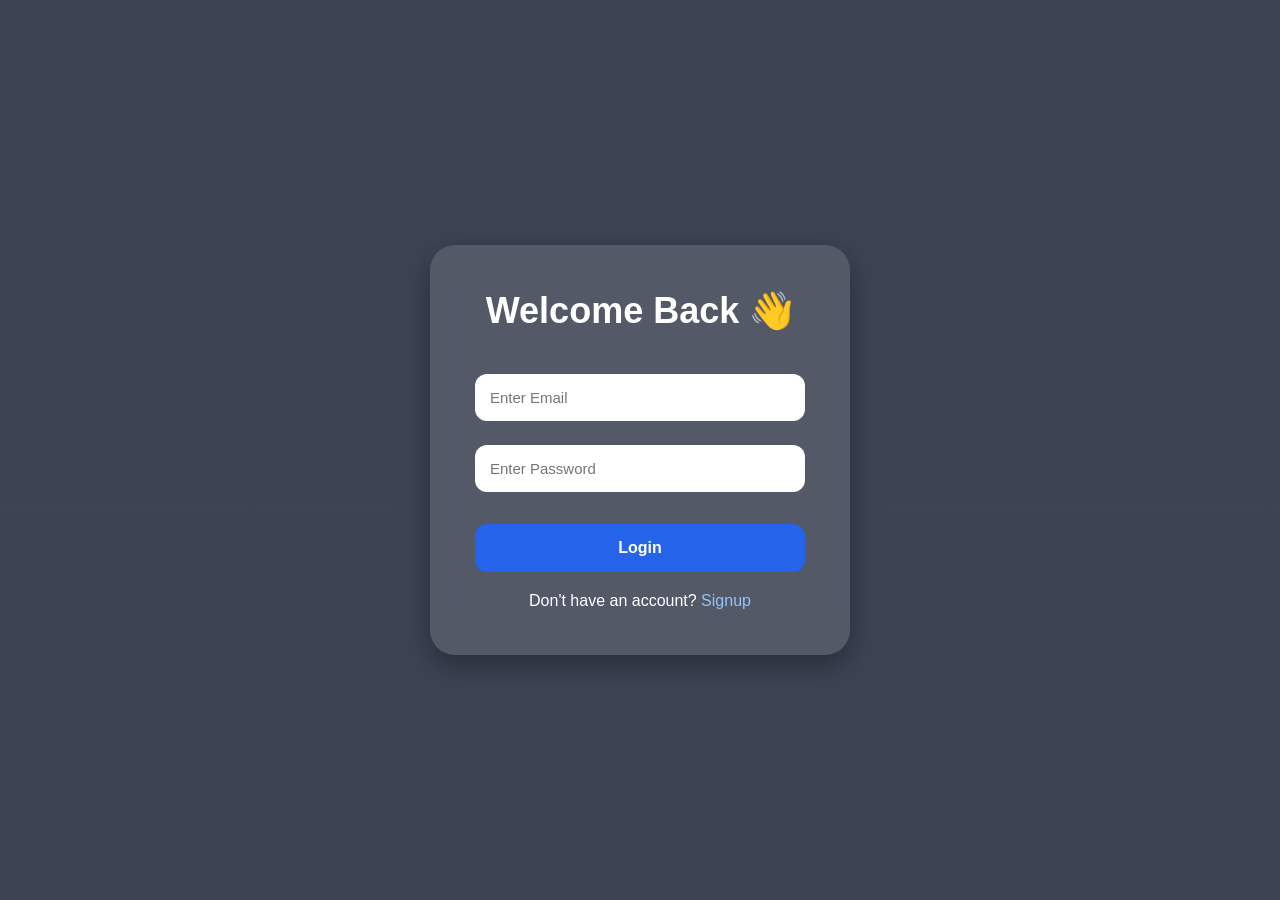
<file: src/main/resources/static/index.html>
<!DOCTYPE html>
<html lang="en">

<head>
    <meta charset="UTF-8">
    <meta name="viewport" content="width=device-width, initial-scale=1.0">
    <title>BookNest</title>
    <link rel="stylesheet" href="style.css">
    <link href="https://fonts.googleapis.com/css2?family=Poppins:wght@300;400;500;600;700&display=swap"
        rel="stylesheet">
</head>

<body>
    <nav class="navbar">
        <h1 class="logo">
            BookNest 📚
        </h1>
        <ul>
            <li>
                <a href="#home">Home</a>
            </li>
            <li>
                <a href="#books">Books</a>
            </li>
            <li>
                <a href="#cart">Cart</a>
            </li>
            <li>
                <button class="logout-btn" onclick="logout()">
                    Logout
                </button>
            </li>
        </ul>
    </nav>
    <section class="hero" id="home">
        <div class="hero-text">
            <h1>
                Discover Your Next Favorite Book
            </h1>

            <p>
                Explore programming, development and technology books.
            </p>

            <input type="text" id="searchInput" placeholder="Search books...">

        </div>

    </section>

    <section class="books-section" id="books">

        <h2 class="section-title">

            Popular Books

        </h2>

        <div class="books-container" id="booksContainer">

        </div>

    </section>

    <section class="cart-section" id="cart">

        <h2>
            Your Cart 🛒
        </h2>

        <div id="cartItems">

        </div>

        <h3 class="cart-total">

            Total:
            ₹<span id="totalPrice">0</span>

        </h3>

        <button class="checkout-btn" onclick="goToCheckout()">

            Checkout

        </button>

    </section>

    <script src="script.js"></script>

</body>

</html>
</file>
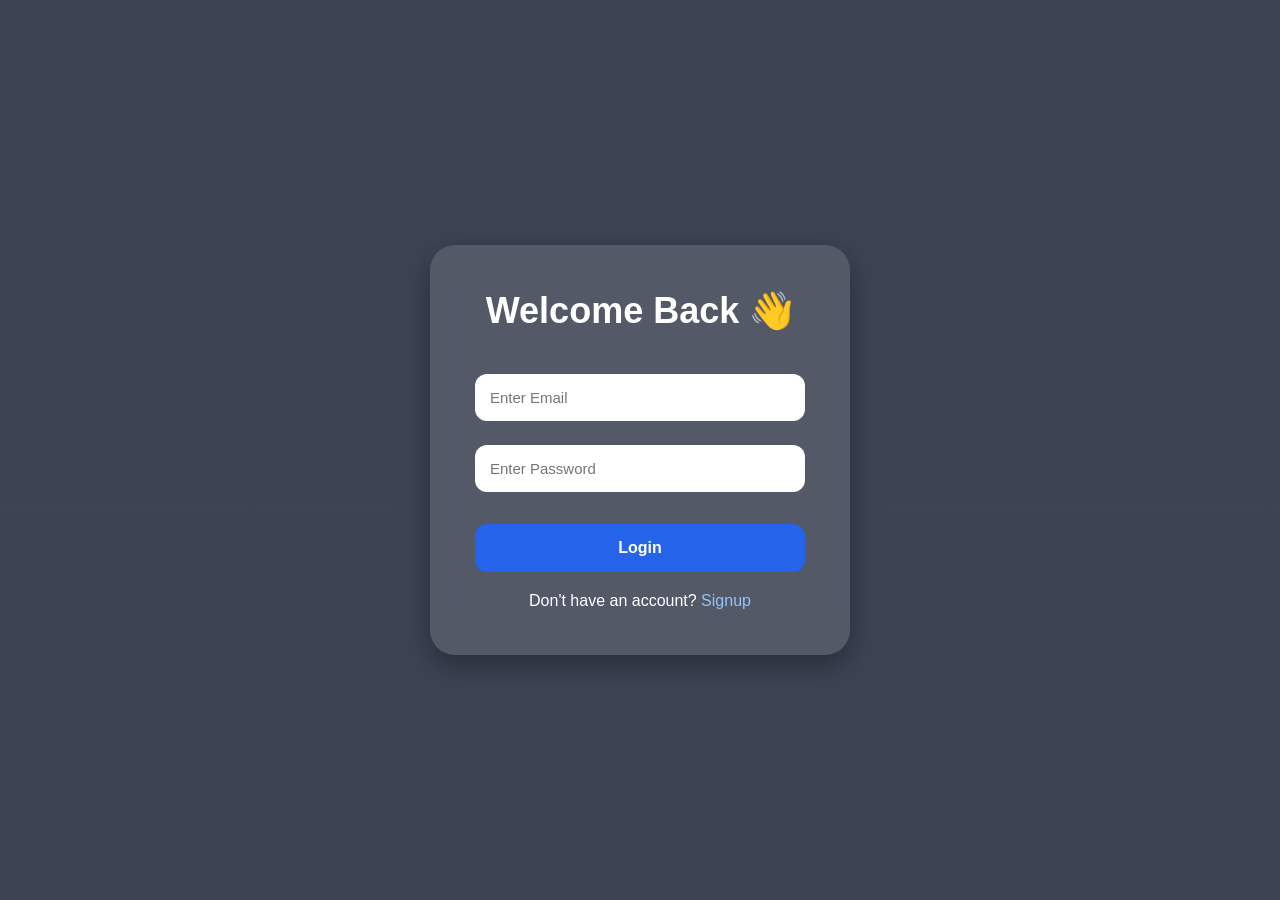
<file: src/main/resources/static/checkout.html>
<!DOCTYPE html>
<html lang="en">

<head>

    <meta charset="UTF-8">

    <meta name="viewport" content="width=device-width, initial-scale=1.0">

    <title>Checkout</title>

    <link rel="stylesheet" href="style.css">

</head>

<body>

    <div class="checkout-container">

        <div class="checkout-card">

            <h1 class="checkout-title">
                Checkout 🛒
            </h1>

            <p class="checkout-subtitle">
                Review your order before placing it
            </p>

            <div id="checkoutItems">

            </div>

            <div class="checkout-total-box">

                <h2>

                    Total:
                    ₹<span id="checkoutTotal">0</span>

                </h2>

            </div>

            <div class="checkout-buttons">

                <button class="place-order-btn" onclick="placeOrder()">

                    Place Order

                </button>

                <button class="back-btn" onclick="goBack()">

                    Continue Shopping

                </button>

            </div>

        </div>

    </div>

    <script>

        const cart =
            JSON.parse(localStorage.getItem("cart")) || [];

        const checkoutItems =
            document.getElementById("checkoutItems");

        const checkoutTotal =
            document.getElementById("checkoutTotal");

        if (cart.length === 0) {

            alert("Your cart is empty 🛒");

            window.location.href = "index.html";
        }

        function loadCheckoutItems() {

            let total = 0;

            checkoutItems.innerHTML = "";

            cart.forEach(item => {

                total += item.price;

                checkoutItems.innerHTML += `

        <div class="checkout-item">

            <img src="${item.image}"
            alt="Book">

            <div class="checkout-book-info">

                <h3>${item.title}</h3>

                <p>
                    Premium Programming &
                    Development Book
                </p>

                <span>
                    ₹${item.price}
                </span>

            </div>

        </div>
        `;
            });

            checkoutTotal.innerText = total;
        }

        function placeOrder() {

            alert("🎉 Order Placed Successfully!");

            localStorage.removeItem("cart");

            setTimeout(() => {

                window.location.href = "index.html";

            }, 1000);
        }

        function goBack() {

            window.location.href = "index.html";
        }

        loadCheckoutItems();

    </script>

</body>

</html>
</file>
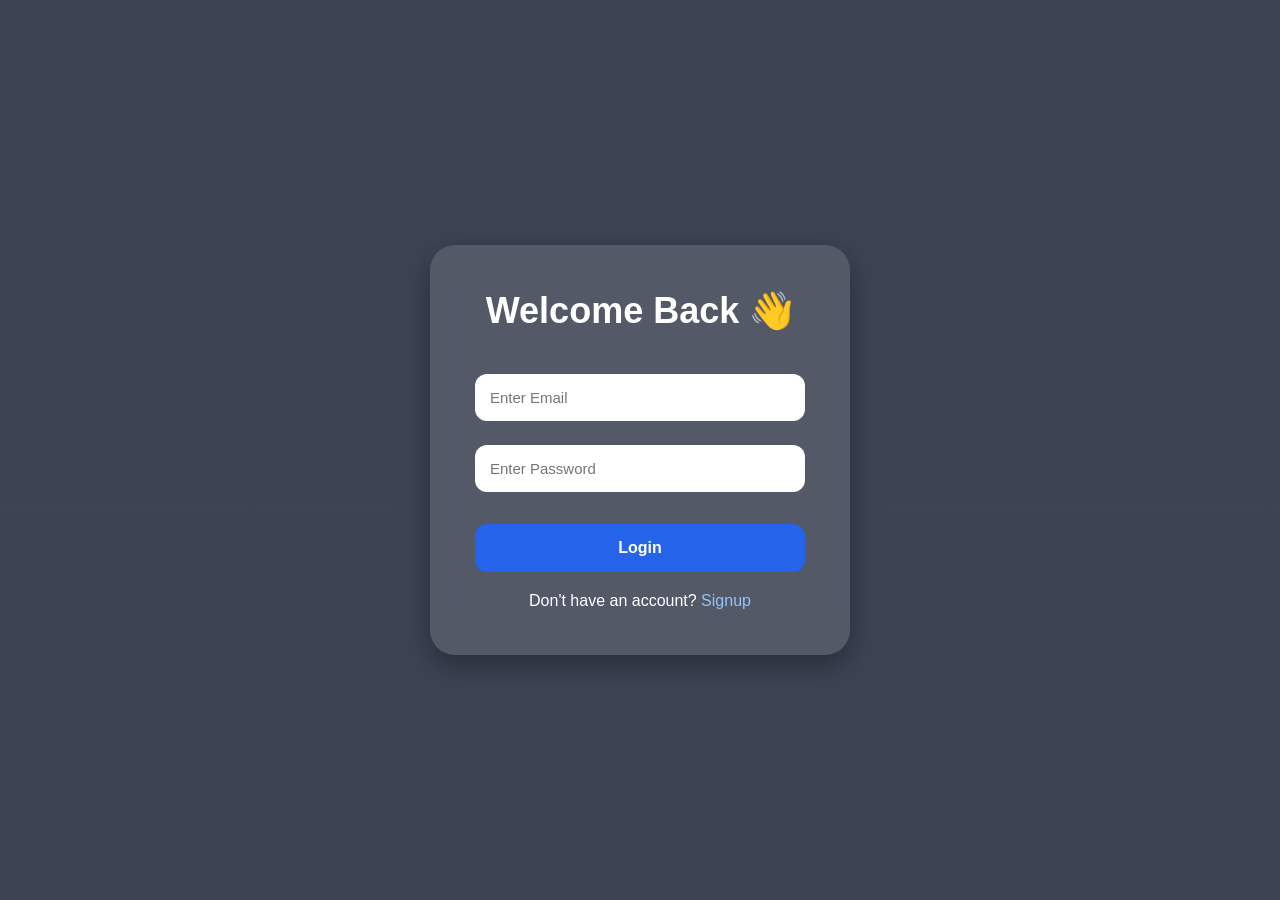
<file: src/main/resources/static/login.html>
<!DOCTYPE html>
<html lang="en">

<head>

    <meta charset="UTF-8">

    <meta name="viewport" content="width=device-width, initial-scale=1.0">

    <title>Login</title>

    <link rel="stylesheet" href="style.css">

</head>

<body>

    <div class="auth-container">

        <form class="auth-form" onsubmit="login(event)">

            <h2>Welcome Back 👋</h2>

            <input type="email" id="email" placeholder="Enter Email" required>

            <input type="password" id="password" placeholder="Enter Password" required>

            <button type="submit">
                Login
            </button>

            <p>
                Don't have an account?
                <a href="signup.html">
                    Signup
                </a>
            </p>

        </form>

    </div>

    <script>

        function login(event) {

            event.preventDefault();

            const email =
                document.getElementById("email").value;

            const password =
                document.getElementById("password").value;

            const storedUser =
                JSON.parse(localStorage.getItem("user"));

            if (!storedUser) {

                alert("No account found. Please signup first.");

                return;
            }

            if (
                email === storedUser.email &&
                password === storedUser.password
            ) {

                localStorage.setItem("loggedIn", "true");

                alert("Login Successful ");

                window.location.href = "index.html";
            }

            else {

                alert("Invalid Email or Password ");
            }
        }

    </script>

</body>

</html>
</file>
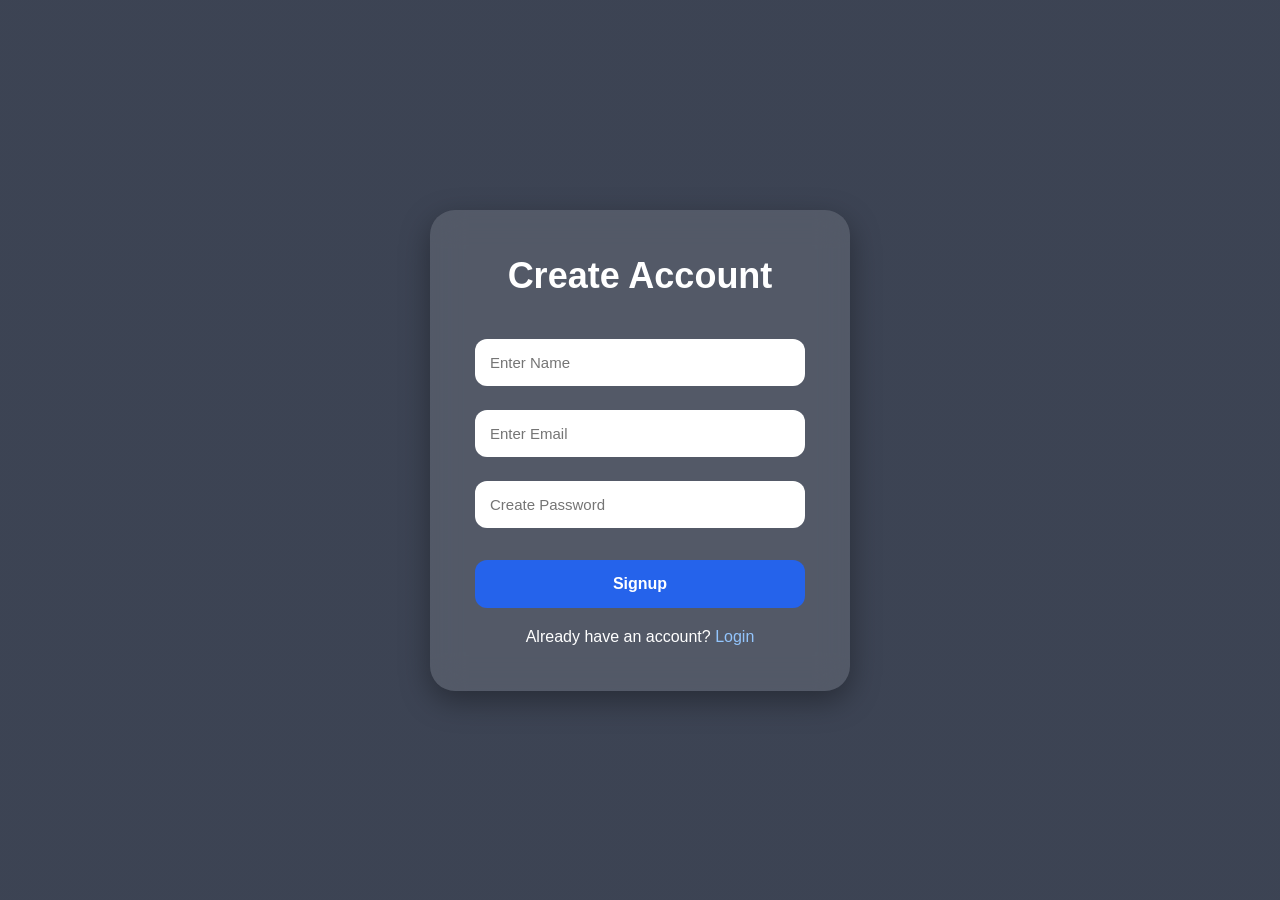
<file: src/main/resources/static/signup.html>
<!DOCTYPE html>
<html lang="en">

<head>

    <meta charset="UTF-8">

    <meta name="viewport" content="width=device-width, initial-scale=1.0">

    <title>Signup</title>

    <link rel="stylesheet" href="style.css">

</head>

<body>

    <div class="auth-container">

        <form class="auth-form" onsubmit="signup(event)">

            <h2>Create Account</h2>

            <input type="text" id="name" placeholder="Enter Name" required>

            <input type="email" id="email" placeholder="Enter Email" required>

            <input type="password" id="password" placeholder="Create Password" required>

            <button type="submit">
                Signup
            </button>

            <p>
                Already have an account?
                <a href="login.html">Login</a>
            </p>

        </form>

    </div>

    <script>

        function signup(event) {

            event.preventDefault();

            const name =
                document.getElementById("name").value;

            const email =
                document.getElementById("email").value;

            const password =
                document.getElementById("password").value;

            const user = {

                name: name,
                email: email,
                password: password
            };

            localStorage.setItem(
                "user",
                JSON.stringify(user)
            );

            alert("Account Created Successfully ");

            window.location.href = "login.html";
        }

    </script>

</body>

</html>
</file>
<file: src/main/resources/static/style.css>
* {
    margin: 0;
    padding: 0;
    box-sizing: border-box;
    font-family: 'Poppins', sans-serif;
    scroll-behavior: smooth;
}

body {
    background: #f1f5f9;
    color: #111827;
    overflow-x: hidden;
}

.navbar {
    width: 100%;
    position: fixed;
    top: 0;
    left: 0;
    z-index: 1000;

    display: flex;
    justify-content: space-between;
    align-items: center;

    padding: 20px 8%;

    background: rgba(2, 6, 23, 0.95);

    backdrop-filter: blur(10px);

    box-shadow: 0 5px 20px rgba(0, 0, 0, 0.2);
}

.logo {
    font-size: 34px;
    font-weight: 700;
    color: #ffffff;
    letter-spacing: 1px;
    text-decoration: none;
}

.navbar ul {
    display: flex;
    align-items: center;
    gap: 30px;
    list-style: none;
}

.navbar ul li {
    list-style: none;
}

.navbar a {
    text-decoration: none;
    color: white;
    font-weight: 500;
    font-size: 17px;
    transition: 0.3s;
}

.navbar a:hover {
    color: #60a5fa;
}

.logout-btn {
    padding: 10px 18px;
    border: none;
    background: #ef4444;
    color: white;
    border-radius: 10px;
    cursor: pointer;
    font-weight: 600;
    transition: 0.3s;
}

.logout-btn:hover {
    background: #dc2626;
    transform: translateY(-2px);
}


.hero {
    height: 100vh;

    display: flex;
    justify-content: center;
    align-items: center;

    text-align: center;

    background:
        linear-gradient(rgba(15, 23, 42, 0.75),
            rgba(15, 23, 42, 0.8)),

        url("https://images.unsplash.com/photo-1521587760476-6c12a4b040da?auto=format&fit=crop&w=1400&q=80");

    background-size: cover;
    background-position: center;

    color: white;

    padding: 0 8%;
}

.hero-text {
    max-width: 850px;
}

.hero h1 {
    font-size: 75px;
    line-height: 1.1;
    margin-bottom: 25px;
    font-weight: 700;
}

.hero p {
    font-size: 22px;
    margin-bottom: 35px;
    color: #dbeafe;
}

.hero input {
    width: 100%;
    max-width: 520px;

    padding: 18px 22px;

    border: none;

    border-radius: 15px;

    font-size: 16px;

    outline: none;

    box-shadow: 0 10px 30px rgba(0, 0, 0, 0.25);
}

.books-section {
    padding: 120px 8%;
}

.section-title {
    text-align: center;
    font-size: 45px;
    margin-bottom: 60px;
    color: #0f172a;
}

.books-container {
    display: grid;
    grid-template-columns: repeat(auto-fit, minmax(280px, 1fr));
    gap: 35px;
}

.book-card {
    background: white;

    border-radius: 22px;

    overflow: hidden;

    box-shadow: 0 10px 25px rgba(0, 0, 0, 0.08);

    transition: 0.4s;
}

.book-card:hover {
    transform: translateY(-10px);
}

.book-card img {
    width: 100%;
    height: 320px;
    object-fit: cover;
}

.book-content {
    padding: 25px;
}

.book-content h3 {
    margin-bottom: 12px;
    font-size: 22px;
}

.book-content p {
    margin-bottom: 18px;
    color: #475569;
}

.price {
    font-size: 22px;
    font-weight: 700;
    color: #2563eb;
}

.book-content button {
    width: 100%;
    padding: 14px;

    border: none;

    background: linear-gradient(135deg, #2563eb, #1d4ed8);

    color: white;

    border-radius: 12px;

    cursor: pointer;

    font-size: 16px;
    font-weight: 600;

    transition: 0.3s;
}

.book-content button:hover {
    transform: scale(1.03);
}


.cart-section {
    margin: 0 8% 100px;

    background: white;

    padding: 40px;

    border-radius: 25px;

    box-shadow: 0 10px 30px rgba(0, 0, 0, 0.08);
}

.cart-section h2 {
    margin-bottom: 30px;
    font-size: 35px;
}

.cart-item {
    display: flex;
    justify-content: space-between;
    align-items: center;

    background: #f8fafc;

    padding: 16px 20px;

    border-radius: 12px;

    margin-bottom: 15px;
}

.remove-btn {
    background: #ef4444;
    color: white;
    border: none;
    padding: 9px 14px;
    border-radius: 8px;
    cursor: pointer;
}

.checkout-btn {
    margin-top: 25px;

    padding: 15px 30px;

    border: none;

    background: green;

    color: white;

    border-radius: 12px;

    cursor: pointer;

    font-size: 16px;
    font-weight: 600;
}


.auth-container {
    height: 100vh;

    display: flex;
    justify-content: center;
    align-items: center;

    background:
        linear-gradient(rgba(15, 23, 42, 0.8),
            rgba(15, 23, 42, 0.8)),

        url("https://images.unsplash.com/photo-1512820790803-83ca734da794?auto=format&fit=crop&w=1400&q=80");

    background-size: cover;
    background-position: center;
}

.auth-form {
    width: 420px;

    background: rgba(255, 255, 255, 0.12);

    backdrop-filter: blur(16px);

    padding: 45px;

    border-radius: 25px;

    color: white;

    box-shadow: 0 10px 30px rgba(0, 0, 0, 0.35);
}

.auth-form h2 {
    text-align: center;
    margin-bottom: 30px;
    font-size: 36px;
}

.auth-form input {
    width: 100%;

    padding: 15px;

    margin: 12px 0;

    border: none;

    border-radius: 12px;

    outline: none;

    font-size: 15px;
}

.auth-form button {
    width: 100%;

    padding: 15px;

    border: none;

    margin-top: 20px;

    border-radius: 12px;

    background: #2563eb;

    color: white;

    font-size: 16px;
    font-weight: 600;

    cursor: pointer;

    transition: 0.3s;
}

.auth-form button:hover {
    background: #1d4ed8;
}

.auth-form p {
    text-align: center;
    margin-top: 20px;
}

.auth-form a {
    color: #93c5fd;
    text-decoration: none;
}


.checkout-box {
    height: 100vh;

    display: flex;
    flex-direction: column;
    justify-content: center;
    align-items: center;

    background:
        linear-gradient(rgba(15, 23, 42, 0.8),
            rgba(15, 23, 42, 0.8)),

        url("https://images.unsplash.com/photo-1524995997946-a1c2e315a42f?auto=format&fit=crop&w=1400&q=80");

    background-size: cover;
    background-position: center;

    color: white;

    text-align: center;
}

.checkout-box h1 {
    font-size: 60px;
    margin-bottom: 20px;
}

.checkout-box p {
    font-size: 22px;
    margin-bottom: 30px;
}

.checkout-box button {
    padding: 16px 35px;

    border: none;

    border-radius: 12px;

    background: green;

    color: white;

    font-size: 18px;

    cursor: pointer;
}


@media(max-width:768px) {

    .navbar {
        flex-direction: column;
        gap: 18px;
    }

    .hero h1 {
        font-size: 48px;
    }

    .hero p {
        font-size: 16px;
    }

    .section-title {
        font-size: 35px;
    }

    .auth-form {
        width: 90%;
    }

    .hero input {
        width: 100%;
    }
}

.checkout-container {

    min-height: 100vh;

    display: flex;

    justify-content: center;

    align-items: center;

    padding: 120px 20px;

    background:
        linear-gradient(rgba(15, 23, 42, 0.85),
            rgba(15, 23, 42, 0.85)),

        url("https://images.unsplash.com/photo-1526243741027-444d633d7365?auto=format&fit=crop&w=1400&q=80");

    background-size: cover;

    background-position: center;
}

.checkout-card {

    width: 100%;
    max-width: 900px;

    background: white;

    padding: 50px;

    border-radius: 25px;

    box-shadow: 0 15px 40px rgba(0, 0, 0, 0.3);
}

.checkout-title {

    font-size: 45px;

    margin-bottom: 10px;

    color: #0f172a;
}

.checkout-subtitle {

    color: #64748b;

    margin-bottom: 40px;

    font-size: 18px;
}

.checkout-item {

    display: flex;

    gap: 25px;

    align-items: center;

    background: #f8fafc;

    padding: 20px;

    border-radius: 18px;

    margin-bottom: 25px;
}

.checkout-item img {

    width: 180px;

    height: 220px;

    object-fit: cover;

    border-radius: 15px;
}

.checkout-book-info h3 {

    font-size: 28px;

    margin-bottom: 10px;

    color: #0f172a;
}

.checkout-book-info p {

    color: #64748b;

    margin-bottom: 15px;

    font-size: 16px;
}

.checkout-book-info span {

    font-size: 24px;

    font-weight: 700;

    color: #2563eb;
}

.checkout-total-box {

    margin-top: 30px;

    padding: 25px;

    background: #eff6ff;

    border-radius: 18px;

    text-align: center;
}

.checkout-total-box h2 {

    font-size: 35px;

    color: #1e3a8a;
}

.checkout-buttons {

    display: flex;

    gap: 20px;

    margin-top: 35px;
}

.place-order-btn {

    flex: 1;

    padding: 16px;

    border: none;

    border-radius: 12px;

    background: #16a34a;

    color: white;

    font-size: 18px;

    font-weight: 600;

    cursor: pointer;

    transition: 0.3s;
}

.place-order-btn:hover {

    background: #15803d;
}

.back-btn {

    flex: 1;

    padding: 16px;

    border: none;

    border-radius: 12px;

    background: #2563eb;

    color: white;

    font-size: 18px;

    font-weight: 600;

    cursor: pointer;

    transition: 0.3s;
}

.back-btn:hover {

    background: #1d4ed8;
}

@media(max-width:768px) {

    .checkout-item {

        flex-direction: column;

        text-align: center;
    }

    .checkout-item img {

        width: 100%;
        height: 250px;
    }

    .checkout-buttons {

        flex-direction: column;
    }
}
</file>
